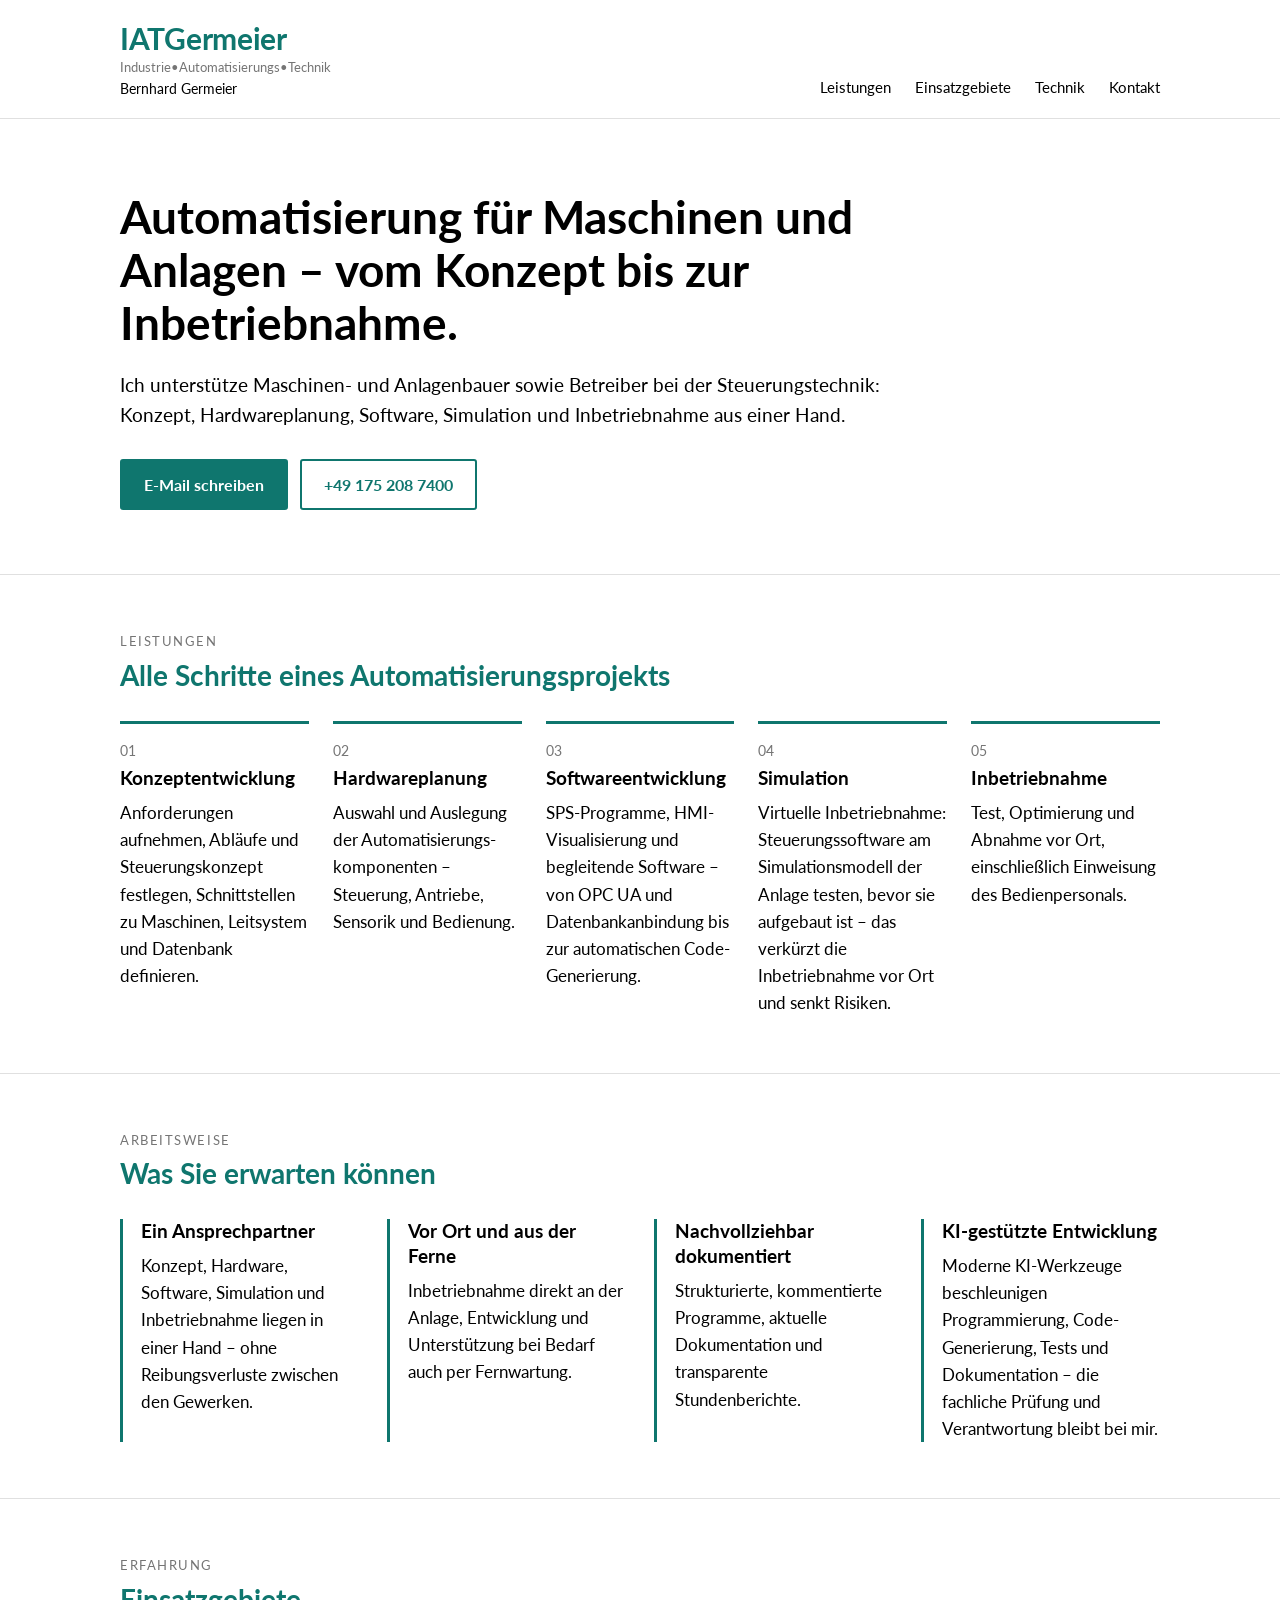
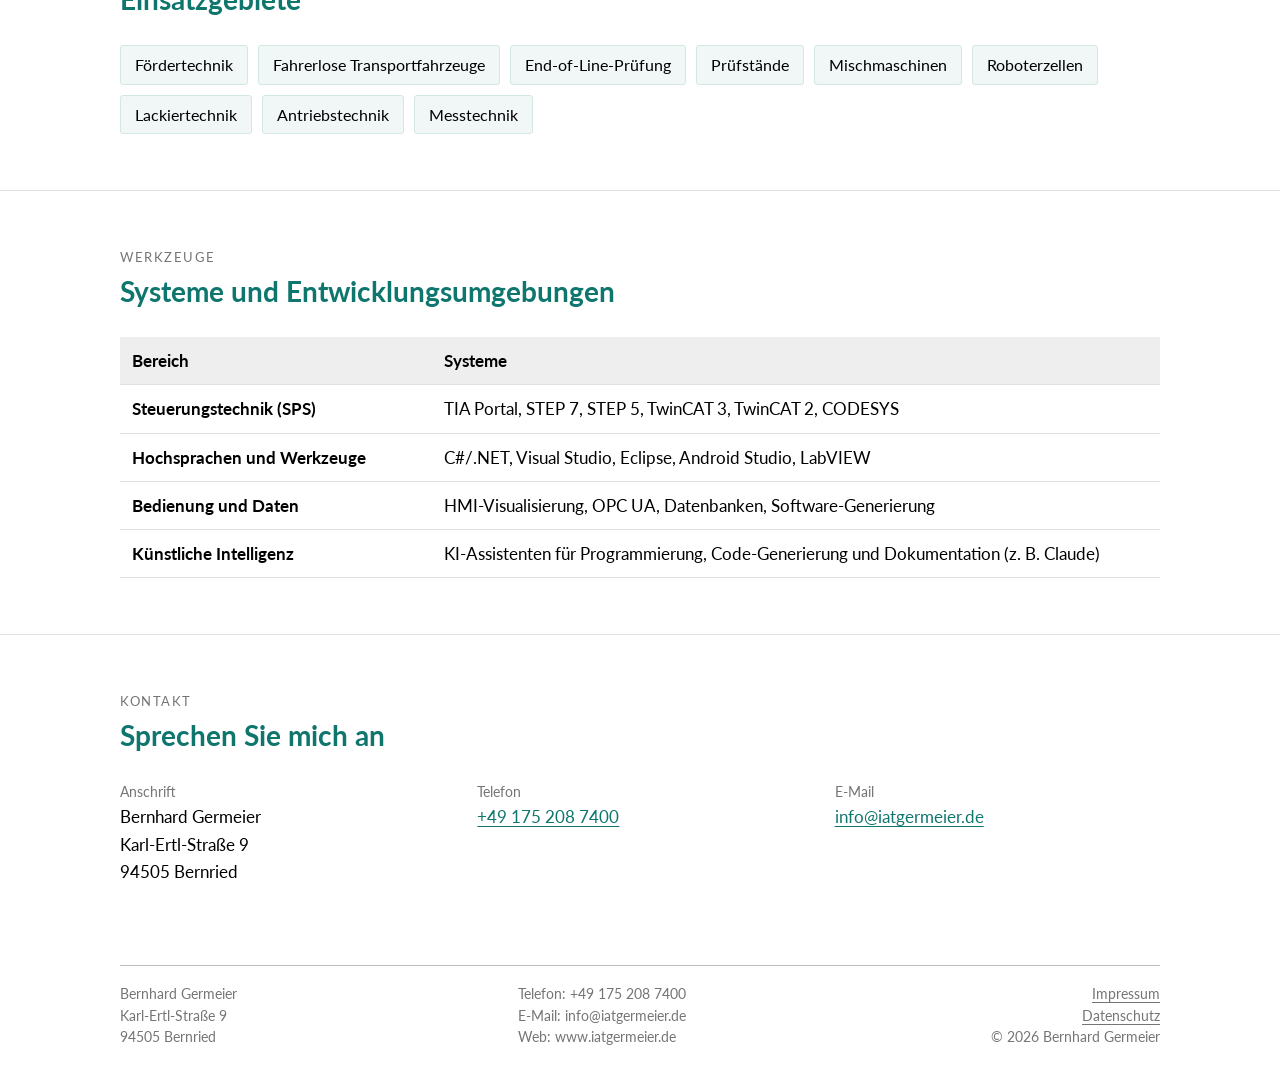
<file: index.html>
<!doctype html>
<html lang="de">
<head>
  <meta charset="utf-8">
  <meta name="viewport" content="width=device-width, initial-scale=1">
  <title>IATGermeier – Industrie•Automatisierungs•Technik</title>
  <meta name="description" content="IATGermeier – Bernhard Germeier, Bernried: Konzeptentwicklung, Hardwareplanung, SPS- und Softwareentwicklung, Simulation sowie Inbetriebnahme für Maschinen und Anlagen.">
  <meta name="author" content="Bernhard Germeier">
  <link rel="icon" href="favicon.svg" type="image/svg+xml">
  <link rel="stylesheet" href="assets/css/style.css">
</head>
<body>
  <a class="skip" href="#inhalt">Zum Inhalt springen</a>

  <header class="site-head">
    <div class="wrap">
      <a class="brand" href="index.html" aria-label="IATGermeier – Startseite">
        <span class="brand-name">IATGermeier</span>
        <span class="brand-tagline">Industrie•Automatisierungs•Technik</span>
        <span class="brand-owner">Bernhard Germeier</span>
      </a>
      <nav aria-label="Hauptnavigation">
        <ul class="nav">
          <li><a href="#leistungen">Leistungen</a></li>
          <li><a href="#einsatzgebiete">Einsatzgebiete</a></li>
          <li><a href="#technik">Technik</a></li>
          <li><a href="#kontakt">Kontakt</a></li>
        </ul>
      </nav>
    </div>
  </header>

  <main id="inhalt">
    <div class="hero">
      <div class="wrap">
        <h1>Automatisierung für Maschinen und Anlagen – vom Konzept bis zur Inbetriebnahme.</h1>
        <p>Ich unterstütze Maschinen- und Anlagenbauer sowie Betreiber bei der Steuerungstechnik:
          Konzept, Hardwareplanung, Software, Simulation und Inbetriebnahme aus einer Hand.</p>
        <div class="actions">
          <a class="button primary" href="mailto:info@iatgermeier.de">E-Mail schreiben</a>
          <a class="button secondary" href="tel:+491752087400">+49 175 208 7400</a>
        </div>
      </div>
    </div>

    <section id="leistungen" aria-labelledby="leistungen-titel">
      <div class="wrap">
        <p class="section-label">Leistungen</p>
        <h2 id="leistungen-titel">Alle Schritte eines Automatisierungsprojekts</h2>
        <ol class="steps">
          <li>
            <h3>Konzeptentwicklung</h3>
            <p>Anforderungen aufnehmen, Abläufe und Steuerungskonzept festlegen, Schnittstellen zu Maschinen,
              Leitsystem und Datenbank definieren.</p>
          </li>
          <li>
            <h3>Hardwareplanung</h3>
            <p>Auswahl und Auslegung der Automatisierungs&shy;komponenten – Steuerung, Antriebe, Sensorik und
              Bedienung.</p>
          </li>
          <li>
            <h3>Softwareentwicklung</h3>
            <p>SPS-Programme, HMI-Visualisierung und begleitende Software – von OPC UA und Datenbankanbindung bis
              zur automatischen Code-Generierung.</p>
          </li>
          <li>
            <h3>Simulation</h3>
            <p>Virtuelle Inbetriebnahme: Steuerungssoftware am Simulationsmodell der Anlage testen, bevor sie
              aufgebaut ist – das verkürzt die Inbetriebnahme vor Ort und senkt Risiken.</p>
          </li>
          <li>
            <h3>Inbetriebnahme</h3>
            <p>Test, Optimierung und Abnahme vor Ort, einschließlich Einweisung des Bedienpersonals.</p>
          </li>
        </ol>
      </div>
    </section>

    <section id="arbeitsweise" aria-labelledby="arbeitsweise-titel">
      <div class="wrap">
        <p class="section-label">Arbeitsweise</p>
        <h2 id="arbeitsweise-titel">Was Sie erwarten können</h2>
        <ul class="points">
          <li>
            <h3>Ein Ansprechpartner</h3>
            <p>Konzept, Hardware, Software, Simulation und Inbetriebnahme liegen in einer Hand – ohne Reibungsverluste
              zwischen den Gewerken.</p>
          </li>
          <li>
            <h3>Vor Ort und aus der Ferne</h3>
            <p>Inbetriebnahme direkt an der Anlage, Entwicklung und Unterstützung bei Bedarf auch per
              Fernwartung.</p>
          </li>
          <li>
            <h3>Nachvollziehbar dokumentiert</h3>
            <p>Strukturierte, kommentierte Programme, aktuelle Dokumentation und transparente Stundenberichte.</p>
          </li>
          <li>
            <h3>KI-gestützte Entwicklung</h3>
            <p>Moderne KI-Werkzeuge beschleunigen Programmierung, Code-Generierung, Tests und Dokumentation –
              die fachliche Prüfung und Verantwortung bleibt bei mir.</p>
          </li>
        </ul>
      </div>
    </section>

    <section id="einsatzgebiete" aria-labelledby="einsatz-titel">
      <div class="wrap">
        <p class="section-label">Erfahrung</p>
        <h2 id="einsatz-titel">Einsatzgebiete</h2>
        <ul class="tags">
          <li>Fördertechnik</li>
          <li>Fahrerlose Transportfahrzeuge</li>
          <li>End-of-Line-Prüfung</li>
          <li>Prüfstände</li>
          <li>Mischmaschinen</li>
          <li>Roboterzellen</li>
          <li>Lackiertechnik</li>
          <li>Antriebstechnik</li>
          <li>Messtechnik</li>
        </ul>
      </div>
    </section>

    <section id="technik" aria-labelledby="technik-titel">
      <div class="wrap">
        <p class="section-label">Werkzeuge</p>
        <h2 id="technik-titel">Systeme und Entwicklungsumgebungen</h2>
        <table class="tools">
          <thead>
            <tr><th scope="col">Bereich</th><th scope="col">Systeme</th></tr>
          </thead>
          <tbody>
            <tr><th scope="row">Steuerungstechnik (SPS)</th><td>TIA Portal, STEP 7, STEP 5, TwinCAT 3, TwinCAT 2, CODESYS</td></tr>
            <tr><th scope="row">Hochsprachen und Werkzeuge</th><td>C#/.NET, Visual Studio, Eclipse, Android Studio, LabVIEW</td></tr>
            <tr><th scope="row">Bedienung und Daten</th><td>HMI-Visualisierung, OPC UA, Datenbanken, Software-Generierung</td></tr>
            <tr><th scope="row">Künstliche Intelligenz</th><td>KI-Assistenten für Programmierung, Code-Generierung und Dokumentation (z. B. Claude)</td></tr>
          </tbody>
        </table>
      </div>
    </section>


    <section id="kontakt" aria-labelledby="kontakt-titel">
      <div class="wrap">
        <p class="section-label">Kontakt</p>
        <h2 id="kontakt-titel">Sprechen Sie mich an</h2>
        <div class="contact-grid">
          <div>
            <span class="label">Anschrift</span>
            <address>Bernhard Germeier<br>Karl-Ertl-Straße 9<br>94505 Bernried</address>
          </div>
          <div>
            <span class="label">Telefon</span>
            <p><a href="tel:+491752087400">+49 175 208 7400</a></p>
          </div>
          <div>
            <span class="label">E-Mail</span>
            <p><a href="mailto:info@iatgermeier.de">info@iatgermeier.de</a></p>
          </div>
        </div>
      </div>
    </section>
  </main>

  <footer class="site-foot">
    <div class="wrap">
      <p>Bernhard Germeier<br>Karl-Ertl-Straße 9<br>94505 Bernried</p>
      <p>Telefon: +49 175 208 7400<br>E-Mail: info@iatgermeier.de<br>Web: www.iatgermeier.de</p>
      <p class="legal"><a href="impressum.html">Impressum</a><br><a href="datenschutz.html">Datenschutz</a><br>© 2026 Bernhard Germeier</p>
    </div>
  </footer>
</body>
</html>
</file>
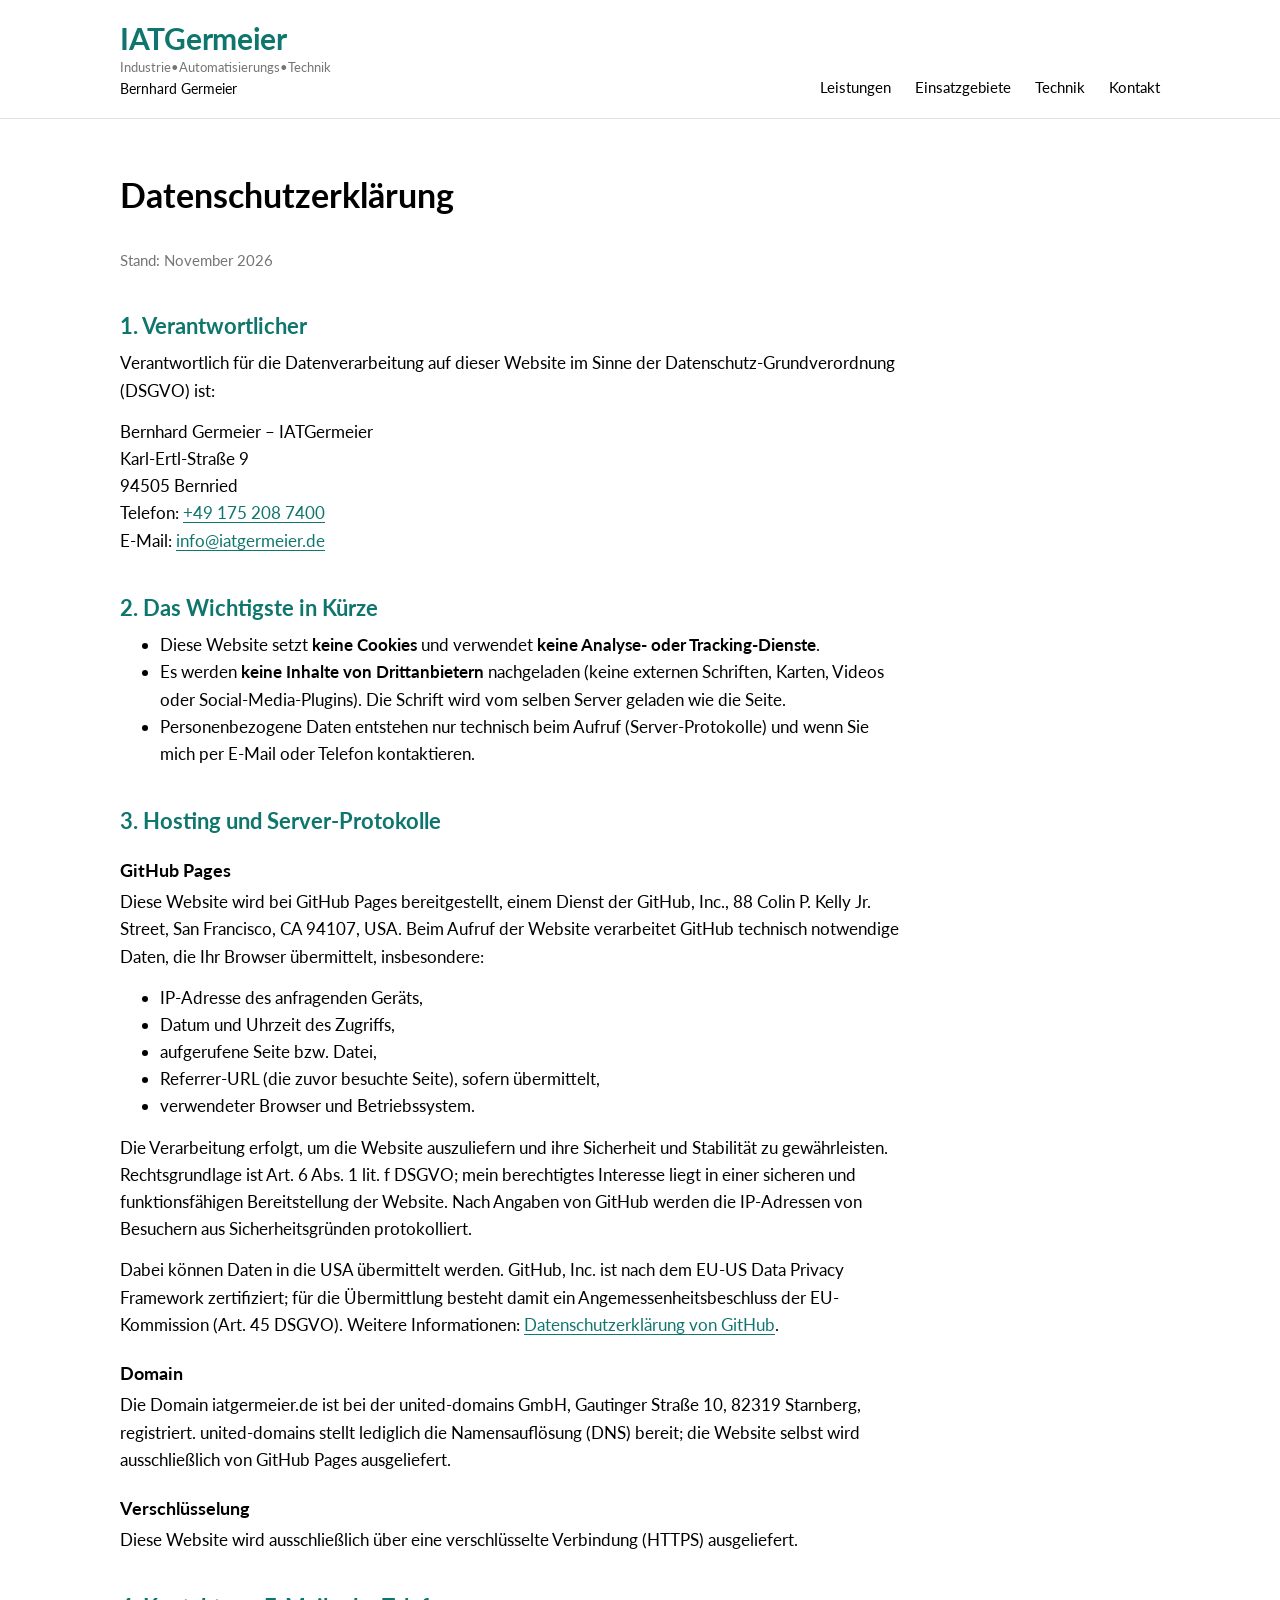
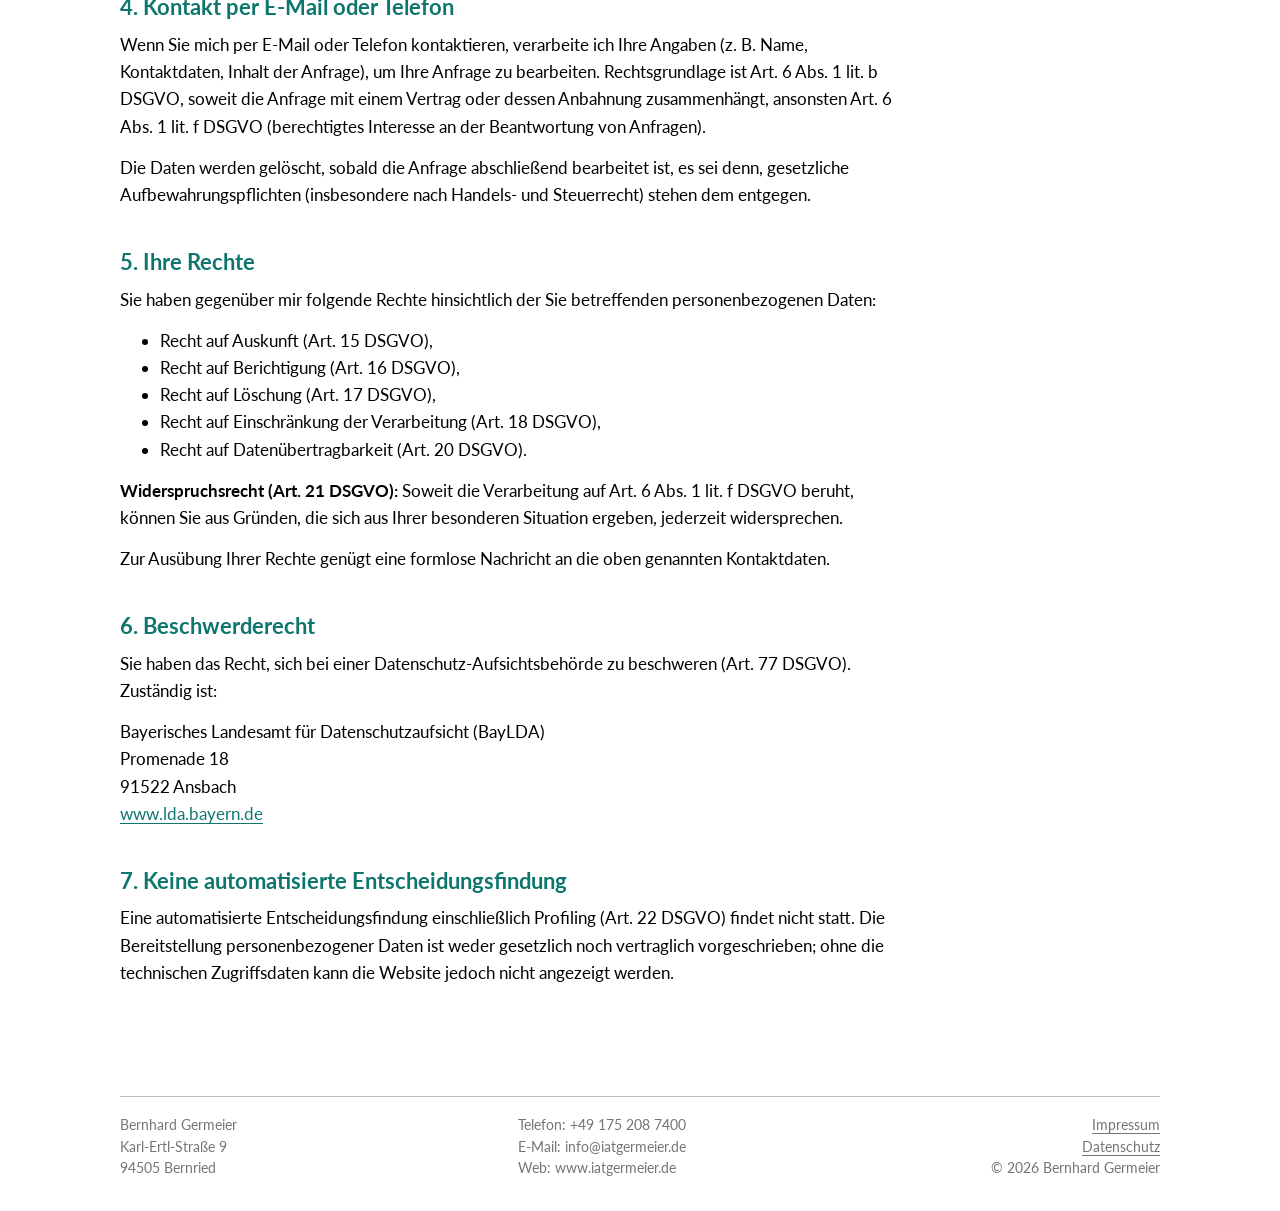
<file: datenschutz.html>
<!doctype html>
<html lang="de">
<head>
  <meta charset="utf-8">
  <meta name="viewport" content="width=device-width, initial-scale=1">
  <title>Datenschutz – IATGermeier</title>
  <meta name="description" content="Datenschutzerklärung von IATGermeier, Bernhard Germeier, Bernried.">
  <meta name="robots" content="noindex">
  <link rel="icon" href="favicon.svg" type="image/svg+xml">
  <link rel="stylesheet" href="assets/css/style.css">
</head>
<body>
  <a class="skip" href="#inhalt">Zum Inhalt springen</a>

  <header class="site-head">
    <div class="wrap">
      <a class="brand" href="index.html" aria-label="IATGermeier – Startseite">
        <span class="brand-name">IATGermeier</span>
        <span class="brand-tagline">Industrie•Automatisierungs•Technik</span>
        <span class="brand-owner">Bernhard Germeier</span>
      </a>
      <nav aria-label="Hauptnavigation">
        <ul class="nav">
          <li><a href="index.html#leistungen">Leistungen</a></li>
          <li><a href="index.html#einsatzgebiete">Einsatzgebiete</a></li>
          <li><a href="index.html#technik">Technik</a></li>
          <li><a href="index.html#kontakt">Kontakt</a></li>
        </ul>
      </nav>
    </div>
  </header>

  <main id="inhalt" class="page">
    <div class="wrap">
      <div class="text">
        <h1>Datenschutzerklärung</h1>
        <p class="meta">Stand: November 2026</p>

        <h2>1. Verantwortlicher</h2>
        <p>Verantwortlich für die Datenverarbeitung auf dieser Website im Sinne der Datenschutz-Grundverordnung
          (DSGVO) ist:</p>
        <p>Bernhard Germeier – IATGermeier<br>
          Karl-Ertl-Straße 9<br>
          94505 Bernried<br>
          Telefon: <a href="tel:+491752087400">+49 175 208 7400</a><br>
          E-Mail: <a href="mailto:info@iatgermeier.de">info@iatgermeier.de</a></p>

        <h2>2. Das Wichtigste in Kürze</h2>
        <ul>
          <li>Diese Website setzt <strong>keine Cookies</strong> und verwendet <strong>keine Analyse- oder
            Tracking-Dienste</strong>.</li>
          <li>Es werden <strong>keine Inhalte von Drittanbietern</strong> nachgeladen (keine externen Schriften,
            Karten, Videos oder Social-Media-Plugins). Die Schrift wird vom selben Server geladen wie die Seite.</li>
          <li>Personenbezogene Daten entstehen nur technisch beim Aufruf (Server-Protokolle) und wenn Sie mich
            per E-Mail oder Telefon kontaktieren.</li>
        </ul>

        <h2>3. Hosting und Server-Protokolle</h2>
        <h3>GitHub Pages</h3>
        <p>Diese Website wird bei GitHub Pages bereitgestellt, einem Dienst der GitHub, Inc., 88 Colin P. Kelly Jr.
          Street, San Francisco, CA 94107, USA. Beim Aufruf der Website verarbeitet GitHub technisch notwendige
          Daten, die Ihr Browser übermittelt, insbesondere:</p>
        <ul>
          <li>IP-Adresse des anfragenden Geräts,</li>
          <li>Datum und Uhrzeit des Zugriffs,</li>
          <li>aufgerufene Seite bzw. Datei,</li>
          <li>Referrer-URL (die zuvor besuchte Seite), sofern übermittelt,</li>
          <li>verwendeter Browser und Betriebssystem.</li>
        </ul>
        <p>Die Verarbeitung erfolgt, um die Website auszuliefern und ihre Sicherheit und Stabilität zu
          gewährleisten. Rechtsgrundlage ist Art. 6 Abs. 1 lit. f DSGVO; mein berechtigtes Interesse liegt in einer
          sicheren und funktionsfähigen Bereitstellung der Website. Nach Angaben von GitHub werden die
          IP-Adressen von Besuchern aus Sicherheitsgründen protokolliert.</p>
        <p>Dabei können Daten in die USA übermittelt werden. GitHub, Inc. ist nach dem EU-US Data Privacy Framework
          zertifiziert; für die Übermittlung besteht damit ein Angemessenheitsbeschluss der EU-Kommission
          (Art. 45 DSGVO). Weitere Informationen:
          <a href="https://docs.github.com/de/site-policy/privacy-policies/github-general-privacy-statement">Datenschutzerklärung von GitHub</a>.</p>

        <h3>Domain</h3>
        <p>Die Domain iatgermeier.de ist bei der united-domains GmbH, Gautinger Straße 10, 82319 Starnberg,
          registriert. united-domains stellt lediglich die Namensauflösung (DNS) bereit; die Website selbst wird
          ausschließlich von GitHub Pages ausgeliefert.</p>

        <h3>Verschlüsselung</h3>
        <p>Diese Website wird ausschließlich über eine verschlüsselte Verbindung (HTTPS) ausgeliefert.</p>

        <h2>4. Kontakt per E-Mail oder Telefon</h2>
        <p>Wenn Sie mich per E-Mail oder Telefon kontaktieren, verarbeite ich Ihre Angaben (z. B. Name,
          Kontaktdaten, Inhalt der Anfrage), um Ihre Anfrage zu bearbeiten. Rechtsgrundlage ist Art. 6 Abs. 1
          lit. b DSGVO, soweit die Anfrage mit einem Vertrag oder dessen Anbahnung zusammenhängt, ansonsten Art. 6
          Abs. 1 lit. f DSGVO (berechtigtes Interesse an der Beantwortung von Anfragen).</p>
        <p>Die Daten werden gelöscht, sobald die Anfrage abschließend bearbeitet ist, es sei denn, gesetzliche
          Aufbewahrungspflichten (insbesondere nach Handels- und Steuerrecht) stehen dem entgegen.</p>

        <h2>5. Ihre Rechte</h2>
        <p>Sie haben gegenüber mir folgende Rechte hinsichtlich der Sie betreffenden personenbezogenen Daten:</p>
        <ul>
          <li>Recht auf Auskunft (Art. 15 DSGVO),</li>
          <li>Recht auf Berichtigung (Art. 16 DSGVO),</li>
          <li>Recht auf Löschung (Art. 17 DSGVO),</li>
          <li>Recht auf Einschränkung der Verarbeitung (Art. 18 DSGVO),</li>
          <li>Recht auf Datenübertragbarkeit (Art. 20 DSGVO).</li>
        </ul>
        <p><strong>Widerspruchsrecht (Art. 21 DSGVO):</strong> Soweit die Verarbeitung auf Art. 6 Abs. 1 lit. f
          DSGVO beruht, können Sie aus Gründen, die sich aus Ihrer besonderen Situation ergeben, jederzeit
          widersprechen.</p>
        <p>Zur Ausübung Ihrer Rechte genügt eine formlose Nachricht an die oben genannten Kontaktdaten.</p>

        <h2>6. Beschwerderecht</h2>
        <p>Sie haben das Recht, sich bei einer Datenschutz-Aufsichtsbehörde zu beschweren (Art. 77 DSGVO).
          Zuständig ist:</p>
        <p>Bayerisches Landesamt für Datenschutzaufsicht (BayLDA)<br>
          Promenade 18<br>
          91522 Ansbach<br>
          <a href="https://www.lda.bayern.de">www.lda.bayern.de</a></p>

        <h2>7. Keine automatisierte Entscheidungsfindung</h2>
        <p>Eine automatisierte Entscheidungsfindung einschließlich Profiling (Art. 22 DSGVO) findet nicht statt.
          Die Bereitstellung personenbezogener Daten ist weder gesetzlich noch vertraglich vorgeschrieben; ohne
          die technischen Zugriffsdaten kann die Website jedoch nicht angezeigt werden.</p>
      </div>
    </div>
  </main>

  <footer class="site-foot">
    <div class="wrap">
      <p>Bernhard Germeier<br>Karl-Ertl-Straße 9<br>94505 Bernried</p>
      <p>Telefon: +49 175 208 7400<br>E-Mail: info@iatgermeier.de<br>Web: www.iatgermeier.de</p>
      <p class="legal"><a href="impressum.html">Impressum</a><br><a href="datenschutz.html" aria-current="page">Datenschutz</a><br>© 2026 Bernhard Germeier</p>
    </div>
  </footer>
</body>
</html>
</file>
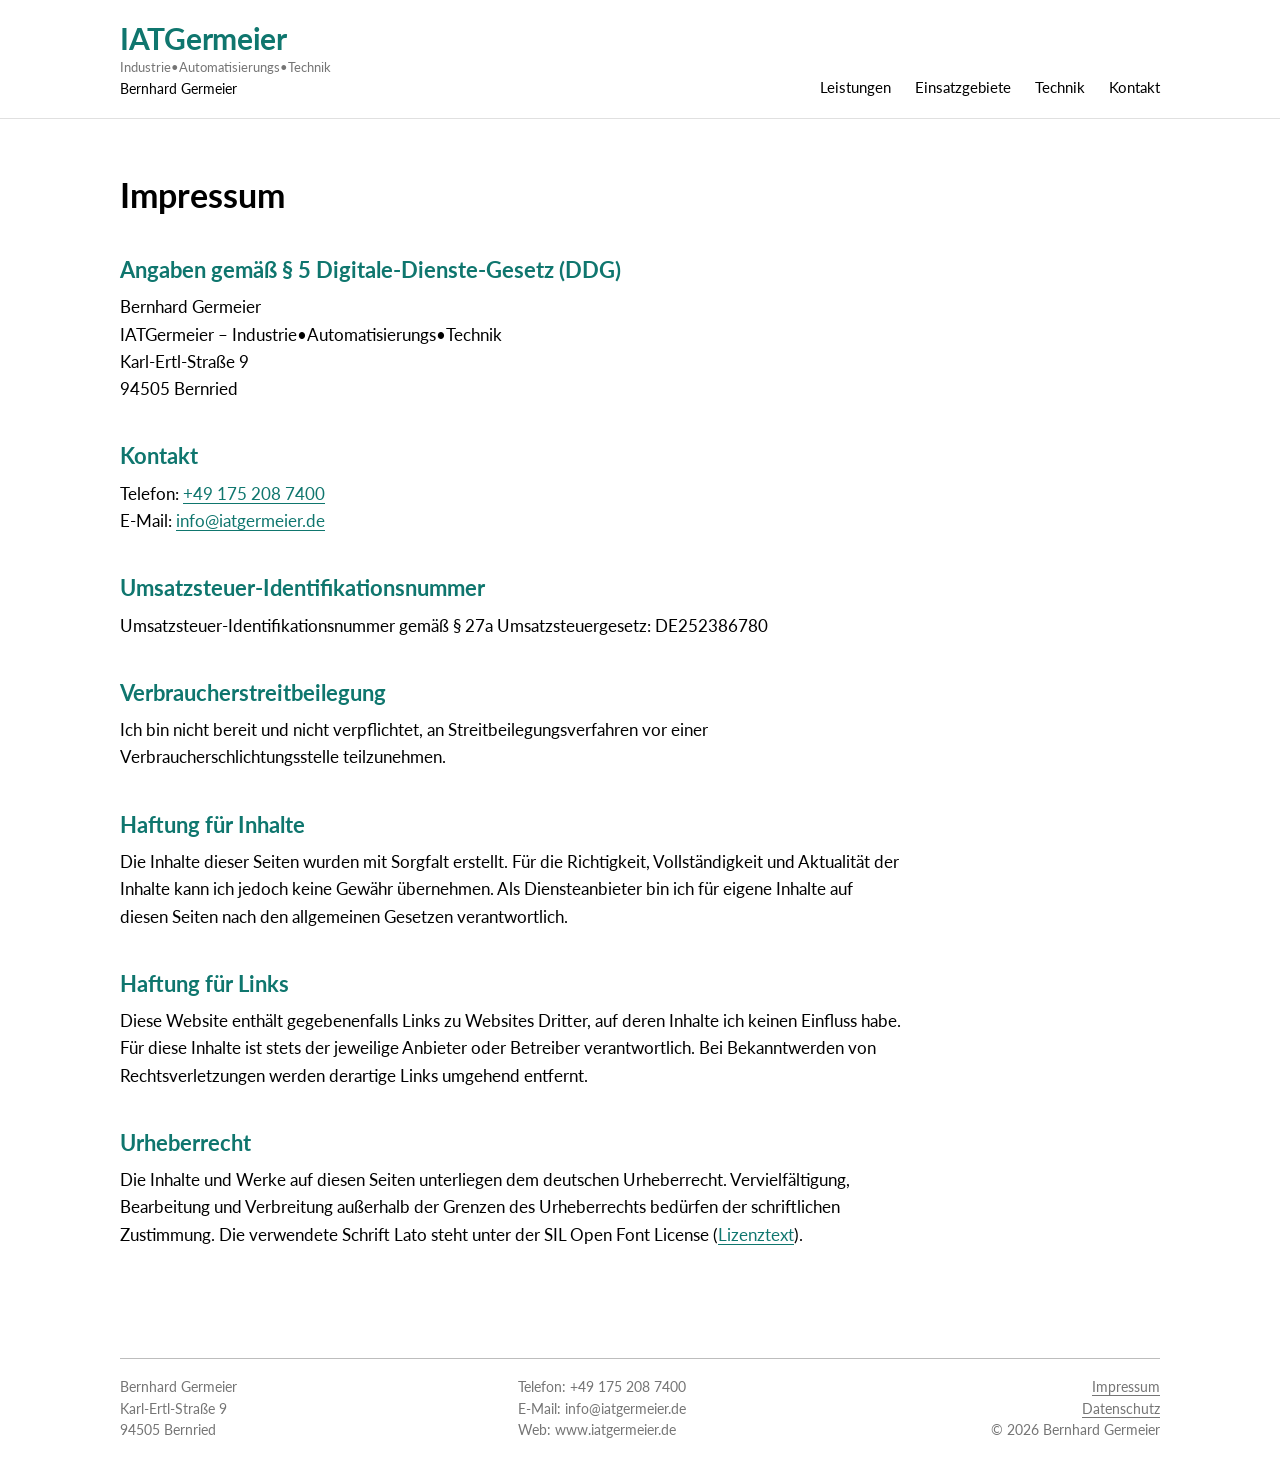
<file: impressum.html>
<!doctype html>
<html lang="de">
<head>
  <meta charset="utf-8">
  <meta name="viewport" content="width=device-width, initial-scale=1">
  <title>Impressum – IATGermeier</title>
  <meta name="description" content="Impressum von IATGermeier, Bernhard Germeier, Bernried.">
  <meta name="robots" content="noindex">
  <link rel="icon" href="favicon.svg" type="image/svg+xml">
  <link rel="stylesheet" href="assets/css/style.css">
</head>
<body>
  <a class="skip" href="#inhalt">Zum Inhalt springen</a>

  <header class="site-head">
    <div class="wrap">
      <a class="brand" href="index.html" aria-label="IATGermeier – Startseite">
        <span class="brand-name">IATGermeier</span>
        <span class="brand-tagline">Industrie•Automatisierungs•Technik</span>
        <span class="brand-owner">Bernhard Germeier</span>
      </a>
      <nav aria-label="Hauptnavigation">
        <ul class="nav">
          <li><a href="index.html#leistungen">Leistungen</a></li>
          <li><a href="index.html#einsatzgebiete">Einsatzgebiete</a></li>
          <li><a href="index.html#technik">Technik</a></li>
          <li><a href="index.html#kontakt">Kontakt</a></li>
        </ul>
      </nav>
    </div>
  </header>

  <main id="inhalt" class="page">
    <div class="wrap">
      <div class="text">
        <h1>Impressum</h1>

        <h2>Angaben gemäß § 5 Digitale-Dienste-Gesetz (DDG)</h2>
        <p>Bernhard Germeier<br>
          IATGermeier – Industrie•Automatisierungs•Technik<br>
          Karl-Ertl-Straße 9<br>
          94505 Bernried</p>

        <h2>Kontakt</h2>
        <p>Telefon: <a href="tel:+491752087400">+49 175 208 7400</a><br>
          E-Mail: <a href="mailto:info@iatgermeier.de">info@iatgermeier.de</a></p>

        <h2>Umsatzsteuer-Identifikationsnummer</h2>
        <p>Umsatzsteuer-Identifikationsnummer gemäß § 27a Umsatzsteuergesetz: DE252386780</p>

        <h2>Verbraucherstreitbeilegung</h2>
        <p>Ich bin nicht bereit und nicht verpflichtet, an Streitbeilegungsverfahren vor einer
          Verbraucherschlichtungsstelle teilzunehmen.</p>

        <h2>Haftung für Inhalte</h2>
        <p>Die Inhalte dieser Seiten wurden mit Sorgfalt erstellt. Für die Richtigkeit, Vollständigkeit und
          Aktualität der Inhalte kann ich jedoch keine Gewähr übernehmen. Als Diensteanbieter bin ich für eigene
          Inhalte auf diesen Seiten nach den allgemeinen Gesetzen verantwortlich.</p>

        <h2>Haftung für Links</h2>
        <p>Diese Website enthält gegebenenfalls Links zu Websites Dritter, auf deren Inhalte ich keinen Einfluss
          habe. Für diese Inhalte ist stets der jeweilige Anbieter oder Betreiber verantwortlich. Bei Bekanntwerden
          von Rechtsverletzungen werden derartige Links umgehend entfernt.</p>

        <h2>Urheberrecht</h2>
        <p>Die Inhalte und Werke auf diesen Seiten unterliegen dem deutschen Urheberrecht. Vervielfältigung,
          Bearbeitung und Verbreitung außerhalb der Grenzen des Urheberrechts bedürfen der schriftlichen Zustimmung.
          Die verwendete Schrift Lato steht unter der SIL Open Font License
          (<a href="assets/fonts/OFL.txt">Lizenztext</a>).</p>
      </div>
    </div>
  </main>

  <footer class="site-foot">
    <div class="wrap">
      <p>Bernhard Germeier<br>Karl-Ertl-Straße 9<br>94505 Bernried</p>
      <p>Telefon: +49 175 208 7400<br>E-Mail: info@iatgermeier.de<br>Web: www.iatgermeier.de</p>
      <p class="legal"><a href="impressum.html" aria-current="page">Impressum</a><br><a href="datenschutz.html">Datenschutz</a><br>© 2026 Bernhard Germeier</p>
    </div>
  </footer>
</body>
</html>
</file>
<file: assets/css/style.css>
/* IATGermeier website – follows IATG.Vorlagen/Gestaltung.md:
   calm and factual, one accent colour (petrol), Lato, no logo image. */

@font-face {
  font-family: "Lato";
  src: url("../fonts/Lato-Regular.ttf") format("truetype");
  font-weight: 400;
  font-style: normal;
  font-display: swap;
}
@font-face {
  font-family: "Lato";
  src: url("../fonts/Lato-Bold.ttf") format("truetype");
  font-weight: 700;
  font-style: normal;
  font-display: swap;
}

:root {
  --brand: #0f766e;        /* petrol – the only accent colour */
  --brand-dark: #0b5953;   /* hover state of links/buttons */
  --brand-tint: #f0f7f6;   /* very light petrol for calm areas */
  --text: #000000;
  --muted: #757575;
  --line: #e0e0e0;
  --line-foot: #bdbdbd;
  --head: #eeeeee;
  --bg: #ffffff;
  --max: 1080px;
  --gutter: 20px;
}

*,
*::before,
*::after { box-sizing: border-box; }

html { -webkit-text-size-adjust: 100%; scroll-behavior: smooth; }

body {
  margin: 0;
  background: var(--bg);
  color: var(--text);
  font-family: Lato, Calibri, sans-serif;
  font-size: 17px;
  line-height: 1.6;
}

a { color: var(--brand); text-underline-offset: 3px; }
a:hover { color: var(--brand-dark); }
a:focus-visible,
.button:focus-visible { outline: 2px solid var(--brand); outline-offset: 3px; }

.wrap { max-width: var(--max); margin: 0 auto; padding: 0 var(--gutter); }

.skip {
  position: absolute; left: -9999px; top: 0;
  background: var(--brand); color: #fff; padding: 8px 14px;
}
.skip:focus { left: 8px; top: 8px; z-index: 10; }

/* ---------- Header (like the letterhead: name left, nav right) ---------- */

.site-head { border-bottom: 1px solid var(--line); }
.site-head .wrap {
  display: flex; flex-wrap: wrap; align-items: flex-end;
  justify-content: space-between; gap: 12px 32px;
  padding-top: 22px; padding-bottom: 18px;
}
.brand { text-decoration: none; color: inherit; display: block; }
.brand-name {
  display: block; color: var(--brand); font-weight: 700;
  font-size: 30px; line-height: 1.1; letter-spacing: -0.01em;
}
.brand-tagline { display: block; color: var(--muted); font-size: 13px; margin-top: 2px; }
.brand-owner { display: block; font-size: 14px; }

.nav { display: flex; flex-wrap: wrap; gap: 4px 24px; margin: 0; padding: 0; list-style: none; }
.nav a {
  color: var(--text); text-decoration: none; font-size: 15px;
  padding: 4px 0; border-bottom: 2px solid transparent;
}
.nav a:hover,
.nav a[aria-current="page"] { color: var(--brand); border-bottom-color: var(--brand); }

/* ---------- Hero ---------- */

.hero { padding: 72px 0 64px; }
.hero h1 {
  font-size: clamp(30px, 5vw, 46px); line-height: 1.15; font-weight: 700;
  margin: 0 0 20px; max-width: 18em;
}
.hero p { font-size: 19px; max-width: 40em; margin: 0 0 28px; }
.actions { display: flex; flex-wrap: wrap; gap: 12px; }

.button {
  display: inline-block; padding: 11px 22px; border-radius: 3px;
  font-weight: 700; font-size: 16px; text-decoration: none;
  border: 2px solid var(--brand);
}
.button.primary { background: var(--brand); color: #fff; }
.button.primary:hover { background: var(--brand-dark); border-color: var(--brand-dark); color: #fff; }
.button.secondary { color: var(--brand); background: transparent; }
.button.secondary:hover { background: var(--brand-tint); }

/* ---------- Sections ---------- */

section { padding: 56px 0; border-top: 1px solid var(--line); }
.section-label {
  color: var(--muted); font-size: 13px; text-transform: uppercase;
  letter-spacing: 0.12em; margin: 0 0 6px;
}
h2 { color: var(--brand); font-size: 28px; line-height: 1.25; margin: 0 0 28px; }
h3 { font-size: 19px; line-height: 1.3; margin: 0 0 8px; }
.lead { max-width: 44em; margin: -12px 0 32px; }

/* Services: four steps of a project */
.steps {
  display: grid; grid-template-columns: repeat(5, minmax(0, 1fr)); gap: 24px;
  margin: 0; padding: 0; list-style: none; counter-reset: step;
}
.steps li { border-top: 3px solid var(--brand); padding-top: 16px; }
.steps li::before {
  counter-increment: step; content: counter(step, decimal-leading-zero);
  display: block; color: var(--muted); font-size: 14px; margin-bottom: 4px;
}
.steps p { margin: 0; hyphens: auto; -webkit-hyphens: auto; }

/* Way of working */
.points {
  display: grid; grid-template-columns: repeat(4, minmax(0, 1fr)); gap: 28px;
  margin: 0; padding: 0; list-style: none;
}
.points li { border-left: 3px solid var(--brand); padding-left: 18px; }
.points p { margin: 0; }

/* Fields of application */
.tags { display: flex; flex-wrap: wrap; gap: 10px; margin: 0; padding: 0; list-style: none; }
.tags li {
  background: var(--brand-tint); border: 1px solid #d3e7e5;
  padding: 6px 14px; border-radius: 3px; font-size: 16px;
}

/* Tools: table look of the documents */
.tools { width: 100%; border-collapse: collapse; }
.tools th,
.tools td { text-align: left; vertical-align: top; padding: 10px 12px; border-bottom: 1px solid var(--line); }
.tools thead th { background: var(--head); font-weight: 700; }
.tools tbody th { width: 30%; font-weight: 700; }

/* Contact */
.contact-grid { display: grid; grid-template-columns: repeat(3, 1fr); gap: 32px; }
.label { display: block; color: var(--muted); font-size: 14px; }
address { font-style: normal; }
.contact-grid p { margin: 0; }

/* ---------- Legal pages ---------- */

.page { padding: 56px 0 72px; }
.page h1 { font-size: 34px; line-height: 1.2; margin: 0 0 32px; }
.page h2 { font-size: 22px; margin: 40px 0 10px; }
.page h3 { font-size: 18px; margin: 24px 0 6px; }
.page .text { max-width: 46em; }
.page .text p,
.page .text ul { margin: 0 0 14px; }
.meta { color: var(--muted); font-size: 15px; }

/* ---------- Footer (like the document footer) ---------- */

.site-foot { margin-top: 24px; }
.site-foot .wrap {
  /* hairline only across the content width (not the side gutters) */
  background: linear-gradient(var(--line-foot), var(--line-foot)) var(--gutter) 0 / calc(100% - 2 * var(--gutter)) 1px no-repeat;
  padding-top: 18px; padding-bottom: 32px;
  display: grid; grid-template-columns: 3fr 3fr 2fr; gap: 16px 32px;
  color: var(--muted); font-size: 14px; line-height: 1.55;
}
.site-foot p { margin: 0; }
.site-foot a { color: var(--muted); }
.site-foot a:hover { color: var(--brand); }
.site-foot .legal { text-align: right; }

/* ---------- Small screens ---------- */

@media (max-width: 860px) {
  .steps { grid-template-columns: repeat(3, 1fr); }
  .points { grid-template-columns: repeat(2, minmax(0, 1fr)); gap: 24px; }
  .contact-grid { grid-template-columns: 1fr 1fr; }
}
@media (max-width: 560px) {
  body { font-size: 16px; }
  .hero { padding: 48px 0 44px; }
  .hero p { font-size: 17px; }
  section { padding: 44px 0; }
  .steps,
  .points,
  .contact-grid { grid-template-columns: 1fr; gap: 24px; }
  .tools tbody th { width: auto; }
  .tools th, .tools td { display: block; padding: 4px 0; border: 0; }
  .tools tbody tr { display: block; padding: 10px 0; border-bottom: 1px solid var(--line); }
  .tools thead { display: none; }
  .site-foot .wrap { grid-template-columns: 1fr; }
  .site-foot .legal { text-align: left; }
}

/* ---------- Print ---------- */

@media print {
  body { font-size: 10pt; }
  .nav, .actions, .skip { display: none; }
  section { padding: 16pt 0; break-inside: avoid; }
  a { color: var(--text); text-decoration: none; }
}

@media (prefers-reduced-motion: reduce) {
  html { scroll-behavior: auto; }
}
</file>
